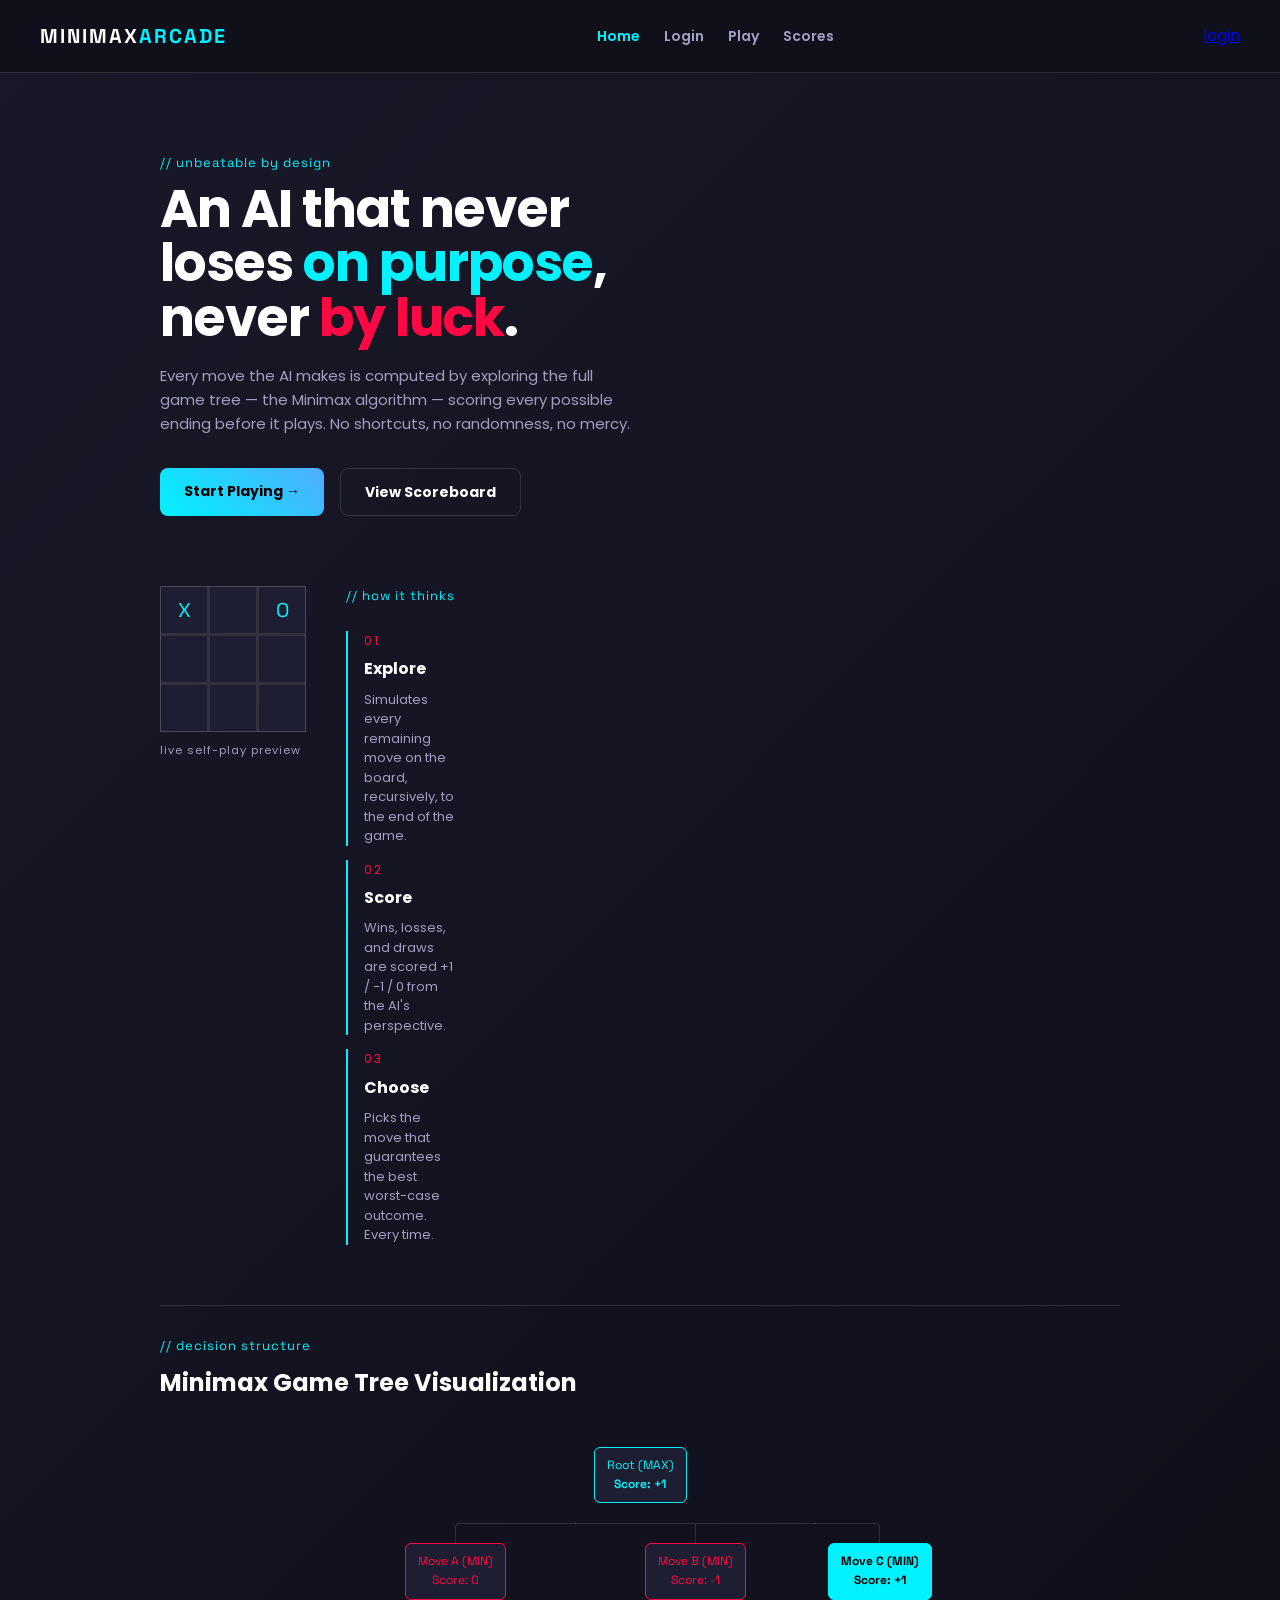
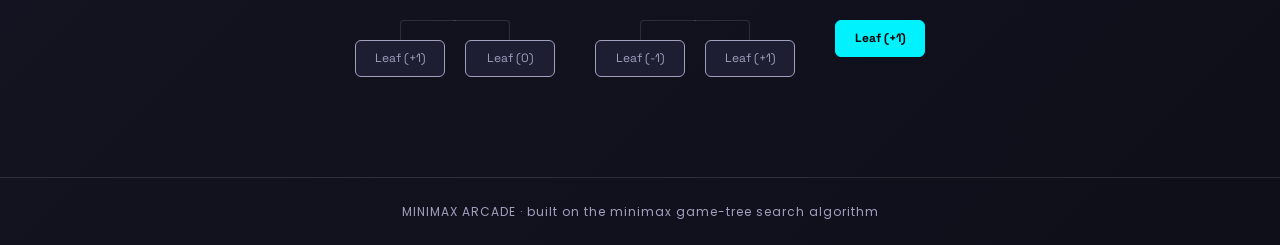
<file: index.html>
<!DOCTYPE html>
<html lang="en">
<head>
<meta charset="UTF-8">
<title>Minimax Tree — Animated v2</title>
<link rel="stylesheet" href="style.css">
<style>
  .hero {
    padding-top: 40px;
    text-align: left;
  }
  .hero h1 {
    font-size: 52px;
    line-height: 1.05;
    letter-spacing: -1px;
    margin-bottom: 18px;
  }
  .hero h1 .cyan { color: var(--cyan); }
  .hero h1 .magenta { color: var(--magenta); }
  .hero p.lead {
    color: var(--muted);
    font-size: 15px;
    max-width: 480px;
    line-height: 1.6;
    margin-bottom: 32px;
  }
  .cta-row { display: flex; gap: 16px; margin-bottom: 70px; }

  /* signature: live mini board that plays itself, decorative */
  .demo-wrap {
    display: flex;
    gap: 40px;
    align-items: flex-start;
    flex-wrap: wrap;
  }
  .demo-board {
    display: grid;
    grid-template-columns: repeat(3, 46px);
    grid-template-rows: repeat(3, 46px);
    gap: 3px;
    background: var(--line);
    border: 1px solid var(--line);
  }
  .demo-board .c {
    background: var(--panel-2);
    display: flex;
    align-items: center;
    justify-content: center;
    font-family: 'Space Grotesk', sans-serif;
    font-size: 20px;
    color: var(--cyan);
  }
  .demo-caption { font-size: 11px; color: var(--muted); letter-spacing: 1px; margin-top: 10px; }

  .how {
    display: grid;
    grid-template-columns: repeat(3, 1fr);
    gap: 20px;
    margin-top: 24px;
  }
  .how .step {
    border-left: 2px solid var(--cyan);
    padding-left: 16px;
  }
  .how .step .n { color: var(--magenta); font-size: 12px; letter-spacing: 2px; }
  .how .step h3 { font-size: 16px; margin: 6px 0 8px; }
  .how .step p { color: var(--muted); font-size: 13px; line-height: 1.5; }

  /* --- MINIMAX TREE STRUCTURE STYLES --- */
  .tree-section {
    margin-top: 60px;
    padding-top: 30px;
    border-top: 1px solid var(--line);
  }
  .tree-wrap {
    margin-top: 24px;
    overflow-x: auto;
    padding-bottom: 20px;
  }
  .tree-node {
    border: 1px solid var(--line);
    background: var(--panel-2);
    padding: 8px 12px;
    border-radius: 6px;
    font-family: 'Space Grotesk', monospace;
    font-size: 12px;
    display: inline-block;
    text-align: center;
  }
  .tree-node.max { border-color: var(--cyan); color: var(--cyan); }
  .tree-node.min { border-color: var(--magenta); color: var(--magenta); }
  .tree-node.leaf { border-color: var(--muted); color: var(--muted); }
  .tree-node.chosen {
    background: var(--cyan);
    color: #000;
    font-weight: bold;
    border-color: var(--cyan);
  }

  /* Tree hierarchy styling using unordered lists */
  .tree-diagram ul {
    padding-top: 20px;
    position: relative;
    display: flex;
    justify-content: center;
    list-style-type: none;
    margin: 0;
  }
  .tree-diagram li {
    text-align: center;
    position: relative;
    padding: 20px 10px 0 10px;
  }
  .tree-diagram li::before, .tree-diagram li::after {
    content: '';
    position: absolute;
    top: 0;
    right: 50%;
    border-top: 1px solid var(--line);
    width: 50%;
    height: 20px;
  }
  .tree-diagram li::after {
    right: auto;
    left: 50%;
    border-left: 1px solid var(--line);
  }
  .tree-diagram li:only-child::after, .tree-diagram li:only-child::before { display: none; }
  .tree-diagram li:only-child { padding-top: 0; }
  .tree-diagram li:first-child::before, .tree-diagram li:last-child::after { border: none; }
  .tree-diagram li:last-child::before { border-right: 1px solid var(--line); border-radius: 0 4px 0 0; }
  .tree-diagram li:first-child::after { border-radius: 4px 0 0 0; }

  @media (max-width: 640px) {
    .hero h1 { font-size: 34px; }
    .how { grid-template-columns: 1fr; }
  }
</style>
</head>
<body>

<nav class="nav">
  <div class="brand">MINIMAX<span>ARCADE</span></div>
  <div class="links">
    <a href="index.html" class="active">Home</a>
    <a href="login.html">Login</a>
    <a href="game.html">Play</a>
    <a href="scores.html">Scores</a>
  </div>
  <div class="player" id="navPlayer"></div>
</nav>

<div class="page">
  <section class="hero">
    <div class="eyebrow">// unbeatable by design</div>
    <h1>An AI that never<br>loses <span class="cyan">on purpose</span>,<br>never <span class="magenta">by luck</span>.</h1>
    <p class="lead">
      Every move the AI makes is computed by exploring the full game tree —
      the Minimax algorithm — scoring every possible ending before it plays.
      No shortcuts, no randomness, no mercy.
    </p>
    <div class="cta-row">
      <a href="login.html" class="btn">Start Playing →</a>
      <a href="scores.html" class="btn ghost">View Scoreboard</a>
    </div>
  </section>

  <section class="demo-wrap">
    <div>
      <div class="demo-board" id="demoBoard"></div>
      <div class="demo-caption">live self-play preview</div>
    </div>
    <div style="max-width:380px;">
      <div class="eyebrow">// how it thinks</div>
      <div class="how">
        <div class="step">
          <div class="n">01</div>
          <h3>Explore</h3>
          <p>Simulates every remaining move on the board, recursively, to the end of the game.</p>
        </div>
      </div>
      <div class="how" style="margin-top:14px;">
        <div class="step">
          <div class="n">02</div>
          <h3>Score</h3>
          <p>Wins, losses, and draws are scored +1 / −1 / 0 from the AI's perspective.</p>
        </div>
      </div>
      <div class="how" style="margin-top:14px;">
        <div class="step">
          <div class="n">03</div>
          <h3>Choose</h3>
          <p>Picks the move that guarantees the best worst-case outcome. Every time.</p>
        </div>
      </div>
    </div>
  </section>

  <!-- NEW SECTION: VISUAL GAME TREE STRUCTURE -->
  <section class="tree-section">
    <div class="eyebrow">// decision structure</div>
    <h2 style="font-size: 24px; margin-top: 6px;">Minimax Game Tree Visualization</h2>
    
    <div class="tree-wrap">
      <div class="tree-diagram">
        <ul>
          <li>
            <div class="tree-node max">
              Root (MAX)<br>
              <strong>Score: +1</strong>
            </div>
            <ul>
              <li>
                <div class="tree-node min">
                  Move A (MIN)<br>
                  <span>Score: 0</span>
                </div>
                <ul>
                  <li><div class="tree-node leaf">Leaf (+1)</div></li>
                  <li><div class="tree-node leaf">Leaf (0)</div></li>
                </ul>
              </li>
              <li>
                <div class="tree-node min">
                  Move B (MIN)<br>
                  <span>Score: -1</span>
                </div>
                <ul>
                  <li><div class="tree-node leaf">Leaf (-1)</div></li>
                  <li><div class="tree-node leaf">Leaf (+1)</div></li>
                </ul>
              </li>
              <li>
                <div class="tree-node min chosen">
                  Move C (MIN)<br>
                  <strong>Score: +1</strong>
                </div>
                <ul>
                  <li><div class="tree-node leaf chosen">Leaf (+1)</div></li>
                </ul>
              </li>
            </ul>
          </li>
        </ul>
      </div>
    </div>
  </section>
</div>

<footer class="foot">MINIMAX ARCADE · built on the minimax game-tree search algorithm</footer>

<script src="script.js"></script>
<script>
renderNavPlayer();

/* Decorative self-playing demo board on loop */
const demo = document.getElementById('demoBoard');
let board, turn;
function initDemo() {
  board = Array(9).fill(null);
  turn = 'X';
  drawDemo();
  setTimeout(stepDemo, 500);
}
function drawDemo() {
  demo.innerHTML = '';
  board.forEach(v => {
    const c = document.createElement('div');
    c.className = 'c';
    c.textContent = v || '';
    demo.appendChild(c);
  });
}
function stepDemo() {
  const w = getWinner(board);
  if (w || board.every(c => c)) { setTimeout(initDemo, 1400); return; }
  let move;
  if (turn === 'X') move = bestMove(board);
  else {
    const open = board.map((v,i)=>v?null:i).filter(v=>v!==null);
    move = open[Math.floor(Math.random()*open.length)];
  }
  board[move] = turn;
  turn = turn === 'X' ? 'O' : 'X';
  drawDemo();
  if (getWinner(board) || board.every(c=>c)) { setTimeout(initDemo, 1400); return; }
  setTimeout(stepDemo, 500);
}
initDemo();
</script>
</body>
</html>
</file>
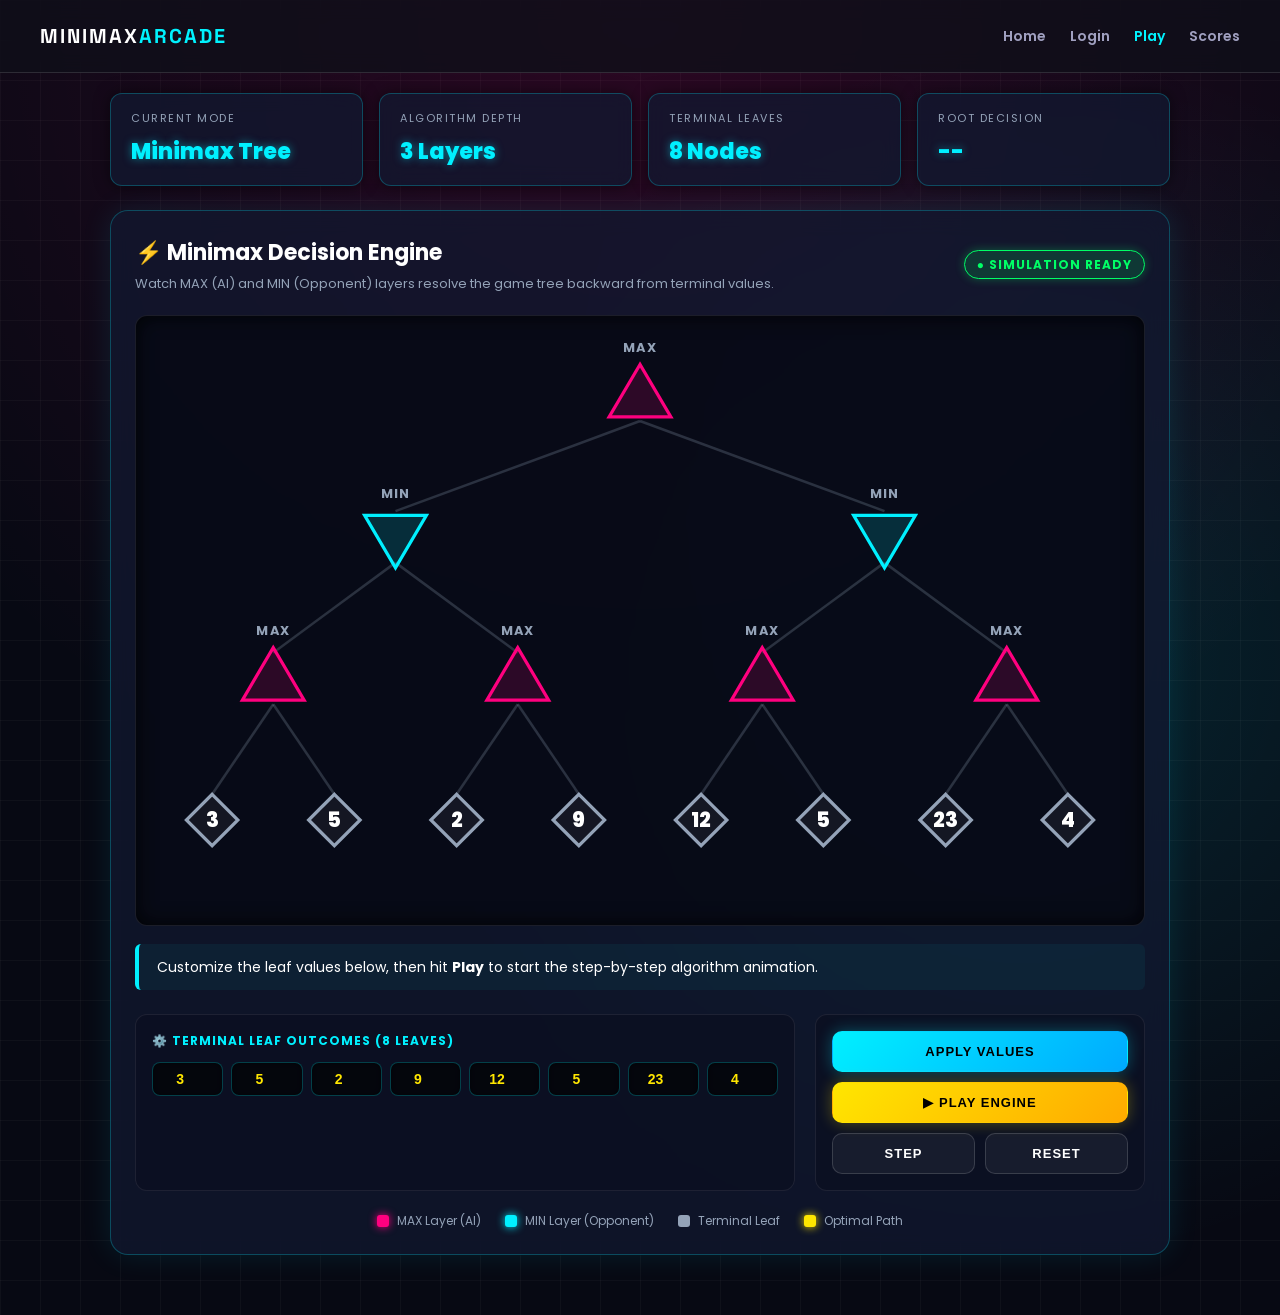
<file: game.html>
<!DOCTYPE html>
<html lang="en">
<head>
  <meta charset="UTF-8">
  <meta name="viewport" content="width=device-width, initial-scale=1.0">
  <title>Play — Minimax Arcade</title>
  <link rel="stylesheet" href="style.css">
  <style>
    :root {
      --bg-dark: #070913;
      --card-bg: rgba(18, 24, 48, 0.75);
      --neon-cyan: #00f0ff;
      --neon-magenta: #ff007f;
      --neon-gold: #ffe600;
      --neon-green: #00ff66;
      --border-glow: rgba(0, 240, 255, 0.25);
      --text-bright: #ffffff;
      --text-dim: #94a3b8;
    }

    body {
      background-color: var(--bg-dark);
      background-image: 
        radial-gradient(circle at 50% 0%, rgba(255, 0, 127, 0.15) 0%, transparent 60%),
        radial-gradient(circle at 80% 50%, rgba(0, 240, 255, 0.12) 0%, transparent 50%),
        linear-gradient(rgba(255, 255, 255, 0.03) 1px, transparent 1px),
        linear-gradient(90deg, rgba(255, 255, 255, 0.03) 1px, transparent 1px);
      background-size: 100% 100%, 100% 100%, 40px 40px, 40px 40px;
      color: var(--text-bright);
      min-height: 100vh;
    }

    .arcade-container {
      max-width: 1100px;
      margin: 20px auto 60px;
      padding: 0 20px;
    }

    /* Top Stats Dashboard */
    .dashboard-grid {
      display: grid;
      grid-template-columns: repeat(auto-fit, minmax(200px, 1fr));
      gap: 16px;
      margin-bottom: 24px;
    }

    .stat-card {
      background: var(--card-bg);
      border: 1px solid var(--border-glow);
      border-radius: 12px;
      padding: 16px 20px;
      backdrop-filter: blur(10px);
      box-shadow: 0 0 15px rgba(0, 0, 0, 0.5);
    }

    .stat-card .label {
      font-size: 11px;
      text-transform: uppercase;
      letter-spacing: 1.5px;
      color: var(--text-dim);
      margin-bottom: 6px;
    }

    .stat-card .val {
      font-size: 22px;
      font-weight: 800;
      color: var(--neon-cyan);
      text-shadow: 0 0 8px rgba(0, 240, 255, 0.5);
    }

    /* Main Visualizer Panel */
    .main-stage-card {
      background: var(--card-bg);
      border: 1px solid var(--border-glow);
      border-radius: 18px;
      padding: 24px;
      backdrop-filter: blur(12px);
      box-shadow: 0 0 30px rgba(0, 240, 255, 0.1);
      position: relative;
    }

    .stage-header {
      display: flex;
      justify-content: space-between;
      align-items: center;
      margin-bottom: 20px;
      flex-wrap: wrap;
      gap: 10px;
    }

    .badge-live {
      background: rgba(0, 255, 102, 0.15);
      border: 1px solid var(--neon-green);
      color: var(--neon-green);
      padding: 4px 12px;
      border-radius: 20px;
      font-size: 12px;
      font-weight: 700;
      letter-spacing: 1px;
      box-shadow: 0 0 10px rgba(0, 255, 102, 0.3);
    }

    .stage-canvas {
      background: rgba(7, 9, 19, 0.8);
      border: 1px solid rgba(255, 255, 255, 0.08);
      border-radius: 12px;
      padding: 15px;
      box-shadow: inset 0 0 20px rgba(0,0,0,0.8);
    }

    svg { display: block; width: 100%; height: auto; }

    /* Nodes & Edges Styling */
    .edge {
      stroke: rgba(148, 163, 184, 0.25);
      stroke-width: 2;
      transition: all 0.4s ease;
    }
    .edge.chosen {
      stroke: var(--neon-gold);
      stroke-width: 4;
      filter: drop-shadow(0 0 8px var(--neon-gold));
    }

    .node-shape {
      stroke-width: 2.5;
      transition: all 0.3s ease;
      transform-origin: center;
      transform-box: fill-box;
    }
    .node-shape.max { fill: rgba(255, 0, 127, 0.15); stroke: var(--neon-magenta); }
    .node-shape.min { fill: rgba(0, 240, 255, 0.15); stroke: var(--neon-cyan); }
    .node-shape.leaf { fill: rgba(255, 255, 255, 0.05); stroke: var(--text-dim); }
    .node-shape.active { filter: drop-shadow(0 0 15px currentColor); scale: 1.1; }
    .node-shape.chosen-path { stroke: var(--neon-gold); filter: drop-shadow(0 0 15px var(--neon-gold)); }

    .node-label {
      font-weight: 800;
      font-size: 16px;
      fill: var(--text-bright);
      text-anchor: middle;
      dominant-baseline: middle;
      opacity: 0;
      transition: opacity 0.3s;
    }
    .node-label.show { opacity: 1; }

    .role-tag {
      font-size: 10px;
      fill: var(--text-dim);
      text-anchor: middle;
      letter-spacing: 1px;
      font-weight: 700;
    }

    /* Controls & Inputs Panel */
    .controls-panel {
      margin-top: 24px;
      display: grid;
      grid-template-columns: 2fr 1fr;
      gap: 20px;
    }
    @media (max-width: 850px) { .controls-panel { grid-template-columns: 1fr; } }

    .panel-box {
      background: rgba(10, 14, 30, 0.6);
      border: 1px solid rgba(255, 255, 255, 0.08);
      border-radius: 12px;
      padding: 16px;
    }

    .panel-title {
      font-size: 12px;
      text-transform: uppercase;
      letter-spacing: 1px;
      color: var(--neon-cyan);
      margin-bottom: 12px;
      font-weight: 700;
    }

    .leaf-inputs {
      display: grid;
      grid-template-columns: repeat(8, 1fr);
      gap: 8px;
    }
    @media (max-width: 600px) { .leaf-inputs { grid-template-columns: repeat(4, 1fr); } }

    .leaf-inputs input {
      width: 100%;
      background: rgba(0, 0, 0, 0.6);
      border: 1px solid var(--border-glow);
      color: var(--neon-gold);
      border-radius: 8px;
      padding: 8px 0;
      font-size: 14px;
      text-align: center;
      font-weight: 800;
      box-shadow: inset 0 0 5px rgba(0,0,0,0.5);
    }
    .leaf-inputs input:focus {
      outline: none;
      border-color: var(--neon-gold);
      box-shadow: 0 0 10px rgba(255, 230, 0, 0.4);
    }

    .btn-group {
      display: flex;
      flex-direction: column;
      gap: 10px;
      justify-content: center;
    }

    .btn-row { display: flex; gap: 10px; }

    button.arcade-btn {
      width: 100%;
      padding: 12px;
      border-radius: 10px;
      font-weight: 800;
      font-size: 13px;
      letter-spacing: 1px;
      text-transform: uppercase;
      cursor: pointer;
      border: 1px solid transparent;
      transition: all 0.2s ease;
    }

    button.btn-primary {
      background: linear-gradient(135deg, var(--neon-gold), #ffaa00);
      color: #000;
      box-shadow: 0 0 15px rgba(255, 230, 0, 0.3);
    }
    button.btn-apply {
      background: linear-gradient(135deg, var(--neon-cyan), #00aaff);
      color: #000;
      box-shadow: 0 0 15px rgba(0, 240, 255, 0.3);
    }
    button.btn-secondary {
      background: rgba(255, 255, 255, 0.05);
      border-color: rgba(255, 255, 255, 0.15);
      color: var(--text-bright);
    }
    button.arcade-btn:hover { transform: translateY(-2px); filter: brightness(1.2); }

    .status-banner {
      margin-top: 18px;
      padding: 12px 18px;
      background: rgba(0, 240, 255, 0.05);
      border-left: 4px solid var(--neon-cyan);
      border-radius: 6px;
      font-size: 14px;
      color: var(--text-bright);
    }

    .legend-bar {
      display: flex;
      justify-content: center;
      gap: 24px;
      margin-top: 20px;
      font-size: 12px;
      color: var(--text-dim);
      flex-wrap: wrap;
    }
    .legend-item { display: flex; align-items: center; gap: 8px; }
    .swatch { width: 12px; height: 12px; border-radius: 3px; }
  </style>
</head>
<body>

  <!-- Top Navigation -->
  <header class="nav">
    <div class="brand">MINIMAX<span>ARCADE</span></div>
    <nav class="links">
      <a href="index.html">Home</a>
      <a href="login.html">Login</a>
      <a href="game.html" class="active">Play</a>
      <a href="scores.html">Scores</a>
    </nav>
  </header>

  <div class="arcade-container">

    <!-- Top Dashboard Header Cards -->
    <div class="dashboard-grid">
      <div class="stat-card">
        <div class="label">Current Mode</div>
        <div class="val">Minimax Tree</div>
      </div>
      <div class="stat-card">
        <div class="label">Algorithm Depth</div>
        <div class="val">3 Layers</div>
      </div>
      <div class="stat-card">
        <div class="label">Terminal Leaves</div>
        <div class="val">8 Nodes</div>
      </div>
      <div class="stat-card">
        <div class="label">Root Decision</div>
        <div class="val" id="rootValDisplay">--</div>
      </div>
    </div>

    <!-- Main Visualizer Box -->
    <div class="main-stage-card">
      <div class="stage-header">
        <div>
          <h2 style="margin: 0; font-size: 22px;">⚡ Minimax Decision Engine</h2>
          <p style="margin: 4px 0 0; font-size: 13px; color: var(--text-dim);">Watch MAX (AI) and MIN (Opponent) layers resolve the game tree backward from terminal values.</p>
        </div>
        <span class="badge-live">● SIMULATION READY</span>
      </div>

      <!-- Canvas Box -->
      <div class="stage-canvas">
        <svg id="svg" viewBox="0 0 760 450" xmlns="http://www.w3.org/2000/svg"></svg>
      </div>

      <!-- Live Caption Status -->
      <div class="status-banner" id="caption">
        Customize the leaf values below, then hit <b>Play</b> to start the step-by-step algorithm animation.
      </div>

      <!-- Controls & Input Section -->
      <div class="controls-panel">
        <div class="panel-box">
          <div class="panel-title">⚙️ Terminal Leaf Outcomes (8 Leaves)</div>
          <div class="leaf-inputs" id="leafInputs"></div>
        </div>

        <div class="panel-box btn-group">
          <button class="arcade-btn btn-apply" id="applyBtn">Apply Values</button>
          <button class="arcade-btn btn-primary" id="playBtn">▶ Play Engine</button>
          <div class="btn-row">
            <button class="arcade-btn btn-secondary" id="stepBtn">Step</button>
            <button class="arcade-btn btn-secondary" id="resetBtn">Reset</button>
          </div>
        </div>
      </div>

      <!-- Legend Footer -->
      <div class="legend-bar">
        <div class="legend-item"><span class="swatch" style="background:var(--neon-magenta); box-shadow:0 0 8px var(--neon-magenta);"></span> MAX Layer (AI)</div>
        <div class="legend-item"><span class="swatch" style="background:var(--neon-cyan); box-shadow:0 0 8px var(--neon-cyan);"></span> MIN Layer (Opponent)</div>
        <div class="legend-item"><span class="swatch" style="background:var(--text-dim);"></span> Terminal Leaf</div>
        <div class="legend-item"><span class="swatch" style="background:var(--neon-gold); box-shadow:0 0 8px var(--neon-gold);"></span> Optimal Path</div>
      </div>

    </div>
  </div>

  <script>
    let leafValues = [3, 5, 2, 9, 12, 5, 23, 4];
    const svgNS = "http://www.w3.org/2000/svg";
    const svg = document.getElementById('svg');
    const leafInputsEl = document.getElementById('leafInputs');
    const rootValDisplay = document.getElementById('rootValDisplay');

    const Y = { root: 50, l1: 160, l2: 270, leaf: 380 };
    let nodes = {};

    function buildTreeData() {
      const leafXs = leafValues.map((_, i) => 47.5 + i * 95);
      const l2Xs = [ (leafXs[0]+leafXs[1])/2, (leafXs[2]+leafXs[3])/2, (leafXs[4]+leafXs[5])/2, (leafXs[6]+leafXs[7])/2 ];
      const l1Xs = [ (l2Xs[0]+l2Xs[1])/2, (l2Xs[2]+l2Xs[3])/2 ];
      const rootX = (l1Xs[0]+l1Xs[1])/2;

      nodes = {
        root: { id:'root', x:rootX, y:Y.root, role:'max', children:['l1_0','l1_1'], value:null },
        l1_0: { id:'l1_0', x:l1Xs[0], y:Y.l1, role:'min', children:['l2_0','l2_1'], value:null, parent:'root' },
        l1_1: { id:'l1_1', x:l1Xs[1], y:Y.l1, role:'min', children:['l2_2','l2_3'], value:null, parent:'root' },
        l2_0: { id:'l2_0', x:l2Xs[0], y:Y.l2, role:'max', children:['leaf_0','leaf_1'], value:null, parent:'l1_0' },
        l2_1: { id:'l2_1', x:l2Xs[1], y:Y.l2, role:'max', children:['leaf_2','leaf_3'], value:null, parent:'l1_0' },
        l2_2: { id:'l2_2', x:l2Xs[2], y:Y.l2, role:'max', children:['leaf_4','leaf_5'], value:null, parent:'l1_1' },
        l2_3: { id:'l2_3', x:l2Xs[3], y:Y.l2, role:'max', children:['leaf_6','leaf_7'], value:null, parent:'l1_1' },
      };
      leafValues.forEach((v, i) => {
        const parentKey = 'l2_' + Math.floor(i/2);
        nodes['leaf_'+i] = { id:'leaf_'+i, x:leafXs[i], y:Y.leaf, role:'leaf', value:v, parent:parentKey };
      });
    }

    function buildEdgeList() {
      const edges = [];
      Object.values(nodes).forEach(n => {
        if(n.children) n.children.forEach(c => edges.push({from:n.id, to:c}));
      });
      return edges;
    }

    function shapePoints(n) {
      const s = 24;
      if(n.role === 'max') {
        return `${n.x},${n.y-s} ${n.x-s},${n.y+s*0.7} ${n.x+s},${n.y+s*0.7}`;
      } else if(n.role === 'min') {
        return `${n.x-s},${n.y-s*0.7} ${n.x+s},${n.y-s*0.7} ${n.x},${n.y+s}`;
      } else {
        return `${n.x},${n.y-20} ${n.x+20},${n.y} ${n.x},${n.y+20} ${n.x-20},${n.y}`;
      }
    }

    function buildSVG() {
      svg.innerHTML = '';
      const edges = buildEdgeList();
      edges.forEach(e => {
        const a = nodes[e.from], b = nodes[e.to];
        const line = document.createElementNS(svgNS, 'line');
        line.setAttribute('x1', a.x); line.setAttribute('y1', a.y+20);
        line.setAttribute('x2', b.x); line.setAttribute('y2', b.y-20);
        line.setAttribute('class','edge');
        line.setAttribute('id', 'edge-'+e.from+'-'+e.to);
        svg.appendChild(line);
      });
      Object.values(nodes).forEach(n => {
        const poly = document.createElementNS(svgNS, 'polygon');
        poly.setAttribute('points', shapePoints(n));
        poly.setAttribute('class', 'node-shape ' + n.role);
        poly.setAttribute('id', 'shape-'+n.id);
        svg.appendChild(poly);

        if(n.role !== 'leaf') {
          const tag = document.createElementNS(svgNS,'text');
          tag.setAttribute('x', n.x);
          tag.setAttribute('y', n.y - (n.role==='max' ? 34 : 30));
          tag.setAttribute('class','role-tag');
          tag.textContent = n.role.toUpperCase();
          svg.appendChild(tag);
        }

        const label = document.createElementNS(svgNS, 'text');
        label.setAttribute('x', n.x);
        label.setAttribute('y', n.y+1);
        label.setAttribute('class', 'node-label' + (n.role==='leaf' ? ' show' : ''));
        label.setAttribute('id', 'label-'+n.id);
        label.textContent = n.value !== null ? n.value : '?';
        svg.appendChild(label);
      });
    }

    function buildLeafInputs() {
      leafInputsEl.innerHTML = '';
      leafValues.forEach((v, i) => {
        const wrap = document.createElement('div');
        const input = document.createElement('input');
        input.type = 'number';
        input.value = v;
        input.id = 'leaf-input-' + i;
        wrap.appendChild(input);
        leafInputsEl.appendChild(wrap);
      });
    }

    const order = ['l2_0','l2_1','l2_2','l2_3','l1_0','l1_1','root'];
    let step = 0;
    let playing = false;
    let playTimer = null;

    const captionEl = document.getElementById('caption');
    const playBtn = document.getElementById('playBtn');
    const stepBtn = document.getElementById('stepBtn');
    const resetBtn = document.getElementById('resetBtn');
    const applyBtn = document.getElementById('applyBtn');

    function computeNode(id) {
      const n = nodes[id];
      const childVals = n.children.map(c => nodes[c].value);
      if(n.role === 'max') {
        n.value = Math.max(...childVals);
      } else {
        n.value = Math.min(...childVals);
      }
      n.chosenChild = n.children[childVals.indexOf(n.value)];
    }

    function pulse(id) {
      const shape = document.getElementById('shape-'+id);
      shape.classList.add('active');
      setTimeout(()=> shape.classList.remove('active'), 700);
    }

    function doStep() {
      if(step >= order.length) {
        finishAnimation();
        return;
      }
      const id = order[step];
      computeNode(id);
      const label = document.getElementById('label-'+id);
      label.textContent = nodes[id].value;
      label.classList.add('show');
      pulse(id);

      const n = nodes[id];
      const roleName = n.role === 'max' ? 'MAX (AI)' : 'MIN (Opponent)';
      const pickFn = n.role === 'max' ? 'highest' : 'lowest';
      captionEl.innerHTML = `👉 Node <b>${id.toUpperCase()}</b> evaluated as <b>${roleName}</b> — selects ${pickFn} value: <b>${n.value}</b>.`;

      if(id === 'root') {
        rootValDisplay.textContent = n.value;
      }

      step++;
      stepBtn.disabled = step >= order.length;
      if(step >= order.length) {
        setTimeout(finishAnimation, 500);
      }
    }

    function finishAnimation() {
      let cur = 'root';
      const path = [cur];
      while(nodes[cur].chosenChild) {
        cur = nodes[cur].chosenChild;
        path.push(cur);
      }
      path.forEach(id => {
        document.getElementById('shape-'+id).classList.add('chosen-path');
      });
      for(let i=0; i<path.length-1; i++) {
        const e = document.getElementById('edge-'+path[i]+'-'+path[i+1]);
        if(e) e.classList.add('chosen');
      }

      const finalScore = nodes.root.value;
      captionEl.innerHTML = `🏆 <b>Evaluation Complete!</b> Optimal path highlighted in gold. Root Value = <b>${finalScore}</b>.`;

      // Save the match score to localStorage so scores.html can display it
      saveScoreToHistory(finalScore);

      playing = false;
      playBtn.textContent = '▶ Play Engine';
      clearInterval(playTimer);
    }

    function saveScoreToHistory(score) {
      let resultText = score > 0 ? "AI Victory" : (score < 0 ? "Player Victory" : "Draw Match");
      let history = JSON.parse(localStorage.getItem('minimax_match_history') || '[]');
      
      history.unshift({
        player: "tulasi",
        result: `${resultText} (Score: ${score})`,
        time: new Date().toLocaleTimeString([], { hour: '2-digit', minute: '2-digit' })
      });

      localStorage.setItem('minimax_match_history', JSON.stringify(history));

      let stats = JSON.parse(localStorage.getItem('minimax_stats') || '{"ai":0, "player":0, "draw":0}');
      if (score > 0) stats.ai++;
      else if (score < 0) stats.player++;
      else stats.draw++;
      
      localStorage.setItem('minimax_stats', JSON.stringify(stats));
    }

    function resetAll() {
      clearInterval(playTimer);
      playing = false;
      step = 0;
      playBtn.textContent = '▶ Play Engine';
      rootValDisplay.textContent = '--';
      buildTreeData();
      buildSVG();
      stepBtn.disabled = false;
      captionEl.textContent = 'Customize the leaf values below, then hit Play to start the step-by-step algorithm animation.';
    }

    applyBtn.addEventListener('click', () => {
      const newVals = [];
      for(let i=0; i<8; i++) {
        const raw = document.getElementById('leaf-input-'+i).value;
        const num = parseFloat(raw);
        newVals.push(isNaN(num) ? 0 : num);
      }
      leafValues = newVals;
      resetAll();
      buildLeafInputs();
    });

    playBtn.addEventListener('click', () => {
      if(step >= order.length) { resetAll(); buildLeafInputs(); return; }
      playing = !playing;
      if(playing) {
        playBtn.textContent = '⏸ Pause Engine';
        playTimer = setInterval(() => {
          doStep();
          if(step >= order.length) { clearInterval(playTimer); }
        }, 900);
      } else {
        playBtn.textContent = '▶ Play Engine';
        clearInterval(playTimer);
      }
    });

    stepBtn.addEventListener('click', () => {
      if(playing) { playing=false; playBtn.textContent='▶ Play Engine'; clearInterval(playTimer); }
      doStep();
    });

    resetBtn.addEventListener('click', () => { resetAll(); buildLeafInputs(); });

    buildTreeData();
    buildSVG();
    buildLeafInputs();
  </script>
</body>
</html>
</file>
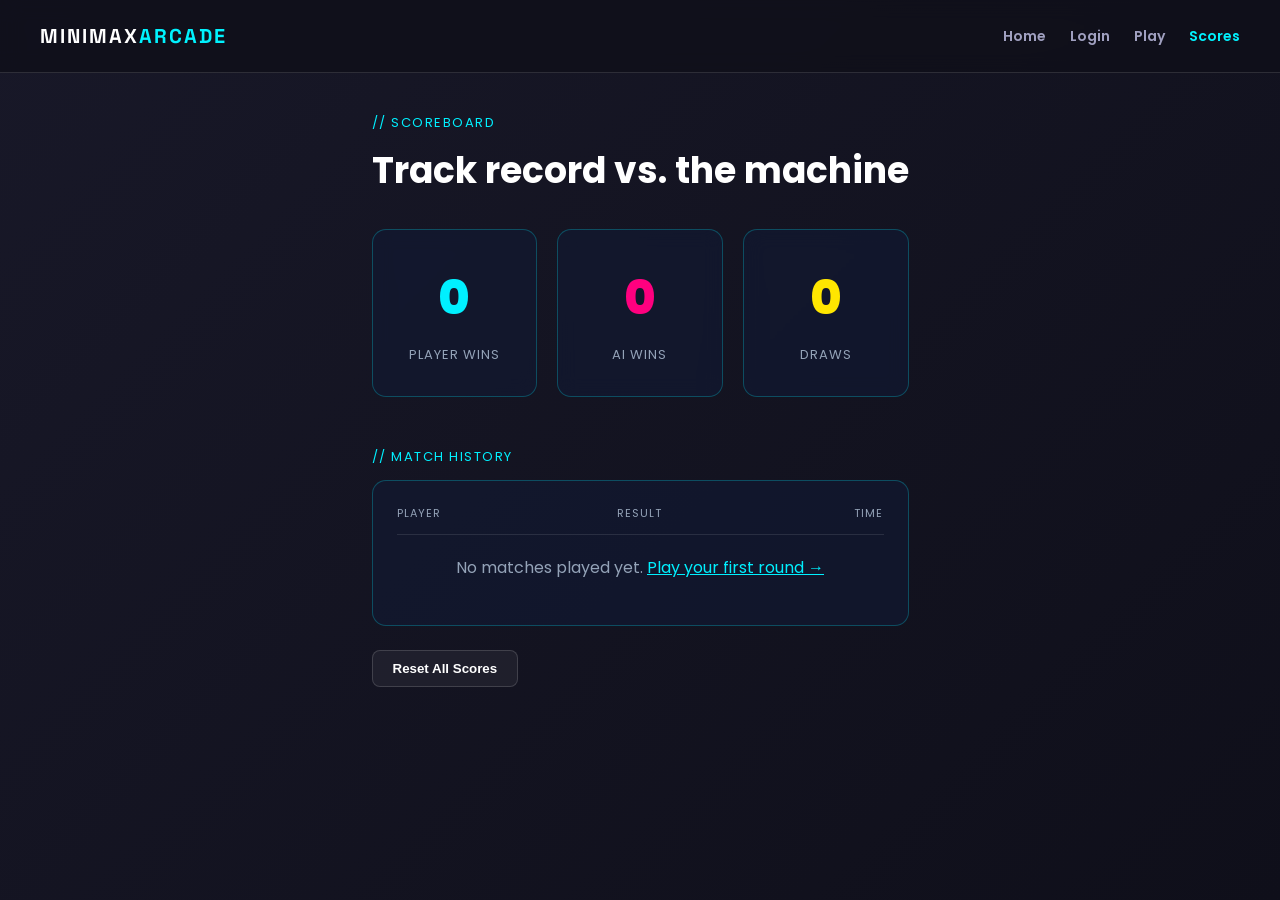
<file: scores.html>
<!DOCTYPE html>
<html lang="en">
<head>
  <meta charset="UTF-8">
  <meta name="viewport" content="width=device-width, initial-scale=1.0">
  <title>Scores — Minimax Arcade</title>
  <link rel="stylesheet" href="style.css">
  <style>
    :root {
      --bg-dark: #070913;
      --card-bg: rgba(18, 24, 48, 0.75);
      --neon-cyan: #00f0ff;
      --neon-magenta: #ff007f;
      --border-glow: rgba(0, 240, 255, 0.25);
      --text-bright: #ffffff;
      --text-dim: #94a3b8;
    }

    body {
      background-color: var(--bg-dark);
      color: var(--text-bright);
      min-height: 100vh;
    }

    .scores-container {
      max-width: 900px;
      margin: 40px auto;
      padding: 0 20px;
    }

    .scores-grid {
      display: grid;
      grid-template-columns: repeat(3, 1fr);
      gap: 20px;
      margin: 30px 0 50px;
    }

    .score-card {
      background: var(--card-bg);
      border: 1px solid var(--border-glow);
      border-radius: 14px;
      padding: 30px 20px;
      text-align: center;
      backdrop-filter: blur(10px);
    }

    .score-card .val {
      font-size: 48px;
      font-weight: 800;
      color: var(--neon-cyan);
      margin-bottom: 8px;
    }

    .score-card .label {
      font-size: 13px;
      color: var(--text-dim);
      text-transform: uppercase;
      letter-spacing: 1px;
    }

    .history-card {
      background: var(--card-bg);
      border: 1px solid var(--border-glow);
      border-radius: 14px;
      padding: 24px;
    }

    .history-header {
      display: flex;
      justify-content: space-between;
      color: var(--text-dim);
      font-size: 11px;
      text-transform: uppercase;
      letter-spacing: 1px;
      padding-bottom: 12px;
      border-bottom: 1px solid rgba(255, 255, 255, 0.1);
    }

    .history-row {
      display: flex;
      justify-content: space-between;
      padding: 14px 0;
      border-bottom: 1px solid rgba(255, 255, 255, 0.05);
      font-size: 14px;
    }

    .btn-reset {
      margin-top: 24px;
      background: rgba(255, 255, 255, 0.05);
      border: 1px solid rgba(255, 255, 255, 0.15);
      color: var(--text-bright);
      padding: 10px 20px;
      border-radius: 8px;
      cursor: pointer;
      font-weight: 700;
      transition: all 0.2s;
    }
    .btn-reset:hover {
      background: rgba(255, 0, 127, 0.2);
      border-color: var(--neon-magenta);
    }
  </style>
</head>
<body>

  <!-- Top Navigation -->
  <header class="nav">
    <div class="brand">MINIMAX<span>ARCADE</span></div>
    <nav class="links">
      <a href="index.html">Home</a>
      <a href="login.html">Login</a>
      <a href="game.html">Play</a>
      <a href="scores.html" class="active">Scores</a>
    </nav>
  </header>

  <div class="scores-container">
    <div style="font-size: 13px; color: var(--neon-cyan); letter-spacing: 1.5px; text-transform: uppercase;">// scoreboard</div>
    <h1 style="font-size: 36px; margin: 8px 0 0;">Track record vs. the machine</h1>

    <!-- Top Score Cards -->
    <div class="scores-grid">
      <div class="score-card">
        <div class="val" id="playerWinsVal">0</div>
        <div class="label">Player Wins</div>
      </div>
      <div class="score-card">
        <div class="val" id="aiWinsVal" style="color: var(--neon-magenta);">0</div>
        <div class="label">AI Wins</div>
      </div>
      <div class="score-card">
        <div class="val" id="drawsVal" style="color: #ffe600;">0</div>
        <div class="label">Draws</div>
      </div>
    </div>

    <!-- Match History -->
    <div style="font-size: 13px; color: var(--neon-cyan); letter-spacing: 1.5px; text-transform: uppercase; margin-bottom: 12px;">// match history</div>
    <div class="history-card">
      <div class="history-header">
        <span style="flex: 1;">PLAYER</span>
        <span style="flex: 1; text-align: center;">RESULT</span>
        <span style="flex: 1; text-align: right;">TIME</span>
      </div>
      <div id="historyList">
        <p style="text-align:center; color:var(--text-dim); padding: 20px;">No matches played yet. <a href="game.html" style="color:var(--neon-cyan);">Play your first round →</a></p>
      </div>
    </div>

    <button class="btn-reset" onclick="resetScores()">Reset All Scores</button>
  </div>

  <script>
    function loadScores() {
      const stats = JSON.parse(localStorage.getItem('minimax_stats') || '{"ai":0, "player":0, "draw":0}');
      const history = JSON.parse(localStorage.getItem('minimax_match_history') || '[]');

      // Update Counts
      document.getElementById('playerWinsVal').textContent = stats.player;
      document.getElementById('aiWinsVal').textContent = stats.ai;
      document.getElementById('drawsVal').textContent = stats.draw;

      // Update Table History
      const listEl = document.getElementById('historyList');
      if (history.length === 0) {
        listEl.innerHTML = '<p style="text-align:center; color:var(--text-dim); padding: 20px;">No matches played yet. <a href="game.html" style="color:var(--neon-cyan);">Play your first round →</a></p>';
      } else {
        listEl.innerHTML = history.map(item => `
          <div class="history-row">
            <span style="flex: 1;">${item.player}</span>
            <span style="flex: 1; text-align: center; color: var(--neon-cyan); font-weight: bold;">${item.result}</span>
            <span style="flex: 1; text-align: right; color: var(--text-dim);">${item.time}</span>
          </div>
        `).join('');
      }
    }

    function resetScores() {
      localStorage.removeItem('minimax_stats');
      localStorage.removeItem('minimax_match_history');
      loadScores();
    }

    document.addEventListener('DOMContentLoaded', loadScores);
  </script>
</body>
</html>
</file>
<file: style.css>
@import url('https://fonts.googleapis.com/css2?family=Poppins:wght@400;600;700&family=Space+Grotesk:wght@500;700&display=swap');

/* --- COLOR VARIABLES --- */
:root {
  --bg: #0f0f1a;
  --panel: #181828;
  --panel-2: #1e1e32;
  --line: rgba(255, 255, 255, 0.12);
  --cyan: #00f2fe;
  --magenta: #ff0844;
  --text: #ffffff;
  --muted: #a0a0c0;
}

/* --- GENERAL RESET & LAYOUT --- */
* {
  box-sizing: border-box;
  margin: 0;
  padding: 0;
}

body {
  font-family: 'Poppins', sans-serif;
  background-color: var(--bg);
  background: linear-gradient(135deg, #181828 0%, #0f0f1a 100%);
  color: var(--text);
  min-height: 100vh;
  display: flex;
  flex-direction: column;
  line-height: 1.6;
}

/* --- NAVIGATION BAR --- */
.nav {
  display: flex;
  justify-content: space-between;
  align-items: center;
  padding: 20px 40px;
  border-bottom: 1px solid var(--line);
  background: rgba(15, 15, 26, 0.8);
  backdrop-filter: blur(10px);
}

.brand {
  font-family: 'Space Grotesk', sans-serif;
  font-weight: 700;
  font-size: 20px;
  letter-spacing: 2px;
  color: var(--text);
}

.brand span {
  color: var(--cyan);
}

.links {
  display: flex;
  gap: 24px;
}

.links a {
  color: var(--muted);
  text-decoration: none;
  font-size: 14px;
  font-weight: 600;
  transition: color 0.2s ease;
}

.links a:hover, .links a.active {
  color: var(--cyan);
}

/* --- MAIN PAGE CONTAINER --- */
.page {
  max-width: 1000px;
  margin: 0 auto;
  padding: 40px 20px 80px;
  flex: 1;
  width: 100%;
}

.eyebrow {
  font-family: 'Space Grotesk', monospace;
  color: var(--cyan);
  font-size: 13px;
  letter-spacing: 1px;
  margin-bottom: 8px;
}

/* --- BUTTONS --- */
.btn {
  display: inline-block;
  background: linear-gradient(45deg, var(--cyan), #4facfe);
  border: none;
  color: #000;
  padding: 12px 24px;
  font-size: 14px;
  font-weight: 700;
  border-radius: 8px;
  text-decoration: none;
  cursor: pointer;
  transition: opacity 0.2s ease, transform 0.2s ease;
}

.btn:hover {
  opacity: 0.9;
  transform: translateY(-2px);
}

.btn.ghost {
  background: transparent;
  color: var(--text);
  border: 1px solid var(--line);
}

.btn.ghost:hover {
  border-color: var(--cyan);
  color: var(--cyan);
}

/* --- FOOTER --- */
.foot {
  text-align: center;
  padding: 24px;
  border-top: 1px solid var(--line);
  color: var(--muted);
  font-size: 12px;
  letter-spacing: 1px;
}

/* --- MINIMAX TREE STRUCTURE GRAPHICS --- */
.tree-section {
  margin-top: 60px;
  padding-top: 30px;
  border-top: 1px solid var(--line);
}

.tree-wrap {
  margin-top: 24px;
  overflow-x: auto;
  padding-bottom: 20px;
}

.tree-node {
  border: 1px solid var(--line);
  background: var(--panel-2);
  padding: 8px 12px;
  border-radius: 6px;
  font-family: 'Space Grotesk', monospace;
  font-size: 12px;
  display: inline-block;
  text-align: center;
  min-width: 90px;
}

.tree-node.max { border-color: var(--cyan); color: var(--cyan); }
.tree-node.min { border-color: var(--magenta); color: var(--magenta); }
.tree-node.leaf { border-color: var(--muted); color: var(--muted); }
.tree-node.chosen {
  background: var(--cyan);
  color: #000;
  font-weight: bold;
  border-color: var(--cyan);
}

/* Connecting tree branches */
.tree-diagram ul {
  padding-top: 20px;
  position: relative;
  display: flex;
  justify-content: center;
  list-style-type: none;
}

.tree-diagram li {
  text-align: center;
  position: relative;
  padding: 20px 10px 0 10px;
}

.tree-diagram li::before, .tree-diagram li::after {
  content: '';
  position: absolute;
  top: 0;
  right: 50%;
  border-top: 1px solid var(--line);
  width: 50%;
  height: 20px;
}

.tree-diagram li::after {
  right: auto;
  left: 50%;
  border-left: 1px solid var(--line);
}

.tree-diagram li:only-child::after, .tree-diagram li:only-child::before { display: none; }
.tree-diagram li:only-child { padding-top: 0; }
.tree-diagram li:first-child::before, .tree-diagram li:last-child::after { border: none; }
.tree-diagram li:last-child::before { border-right: 1px solid var(--line); border-radius: 0 4px 0 0; }
.tree-diagram li:first-child::after { border-radius: 4px 0 0 0; }
</file>
